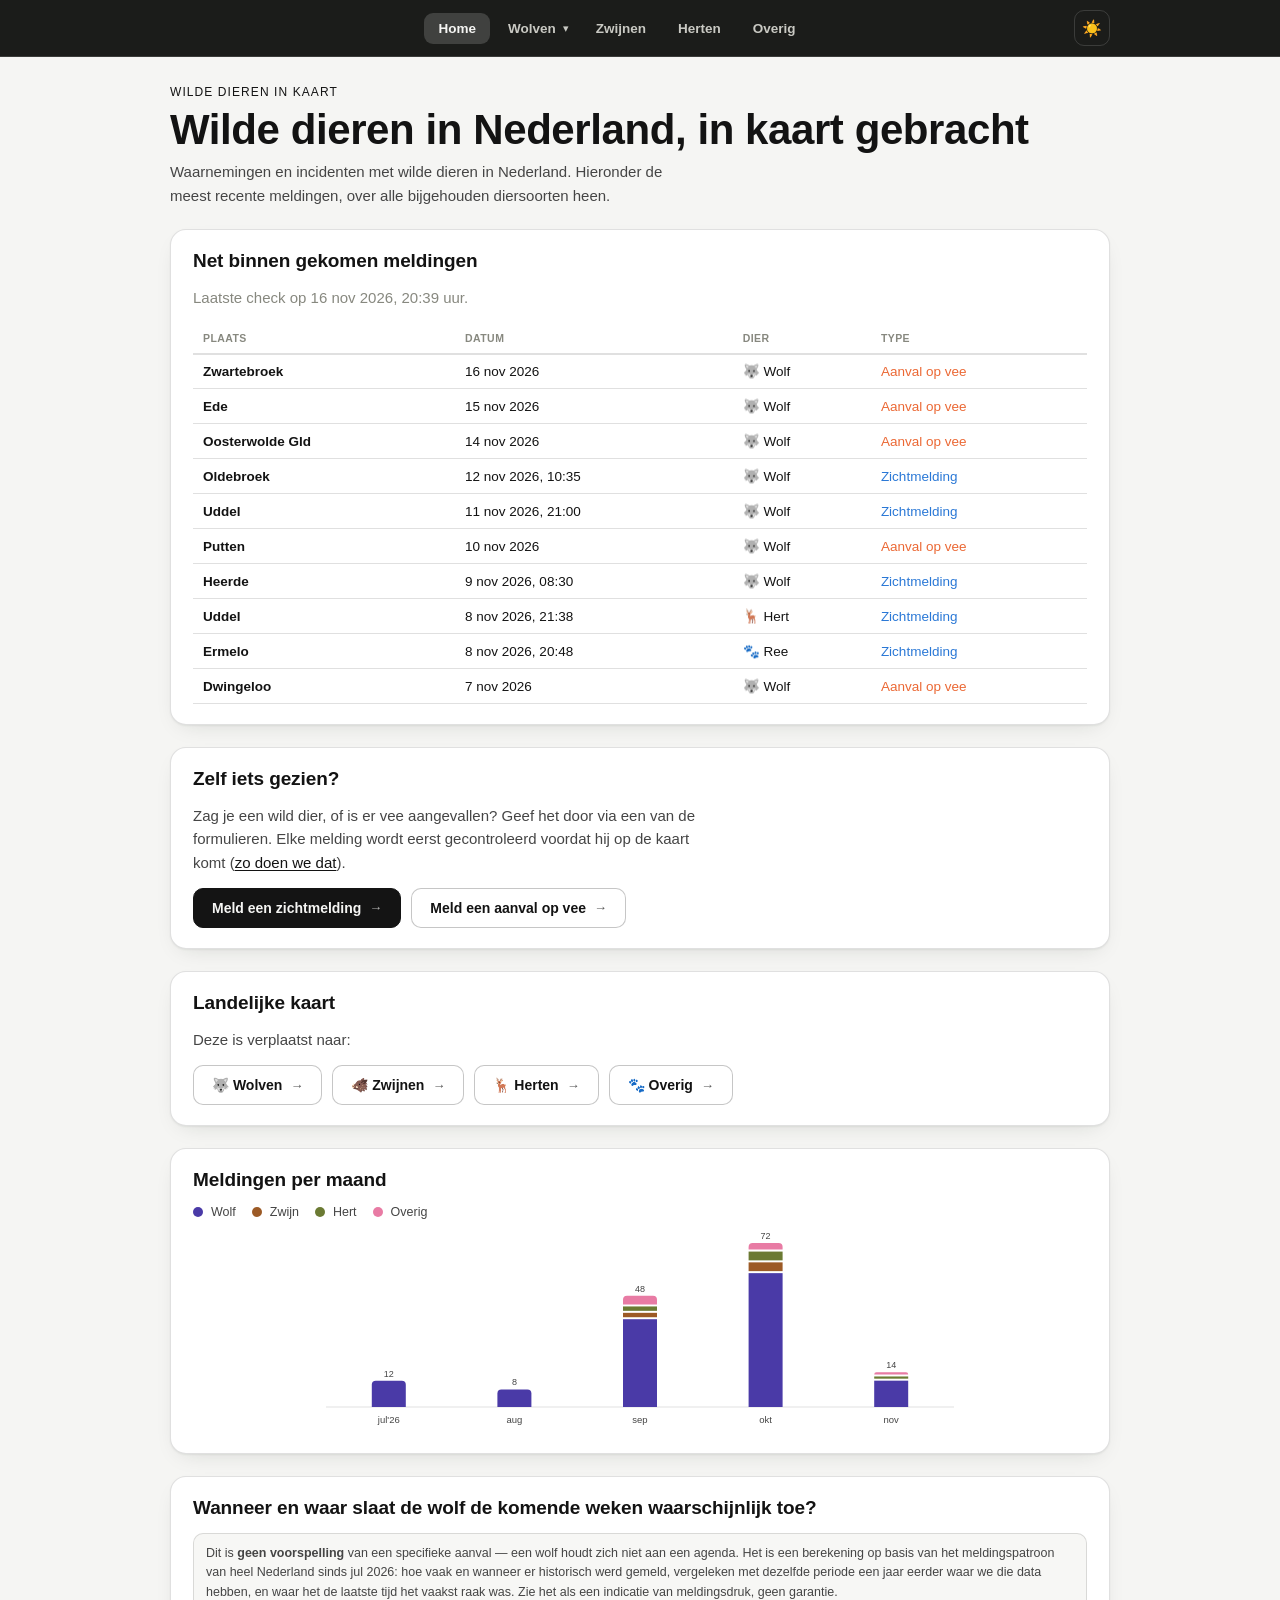
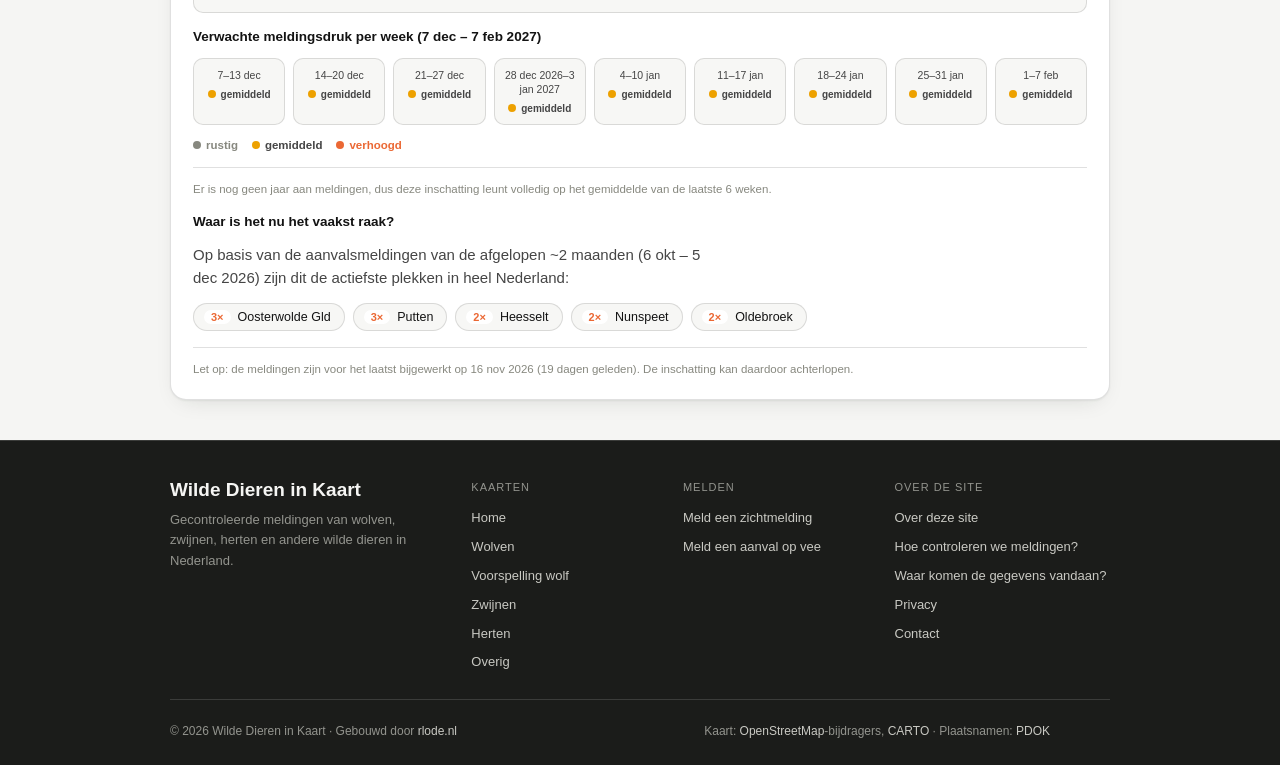
<file: index.html>
<!doctype html>
<html lang="nl">
<head>
<meta charset="utf-8">
<meta name="viewport" content="width=device-width, initial-scale=1">
<script>(function(){try{var t=localStorage.getItem('wolvenkaart-theme');if(t==='dark'||t==='light'){document.documentElement.setAttribute('data-theme',t);}}catch(e){}})();</script>
<title>Wilde Dieren in Kaart | Wolven- en zwijnenmeldingen</title>
<meta name="description" content="Gecontroleerde meldingen van wolven en zwijnen op de kaart: zichtmeldingen en aanvallen op vee, recente meldingen en een vooruitblik. Meld zelf een waarneming.">
<meta name="robots" content="index,follow,max-image-preview:large">
<link rel="canonical" href="https://wildkaart.rlode.nl/">
<meta property="og:url" content="https://wildkaart.rlode.nl/">
<meta property="og:type" content="website">
<meta property="og:site_name" content="Wilde Dieren in Kaart">
<meta property="og:title" content="Wilde Dieren in Kaart | Wolven- en zwijnenmeldingen">
<meta property="og:description" content="Gecontroleerde meldingen van wolven en zwijnen op de kaart: zichtmeldingen en aanvallen op vee, recente meldingen en een vooruitblik. Meld zelf een waarneming.">
<meta property="og:image" content="https://wildkaart.rlode.nl/assets/og-image.png">
<meta property="og:image:width" content="1200">
<meta property="og:image:height" content="630">
<meta property="og:image:alt" content="Wilde Dieren in Kaart: kaart met meldingen van wolven en zwijnen">
<meta property="og:locale" content="nl_NL">
<meta name="twitter:card" content="summary_large_image">
<meta name="twitter:title" content="Wilde Dieren in Kaart | Wolven- en zwijnenmeldingen">
<meta name="twitter:description" content="Gecontroleerde meldingen van wolven en zwijnen op de kaart: zichtmeldingen en aanvallen op vee, recente meldingen en een vooruitblik. Meld zelf een waarneming.">
<meta name="twitter:image" content="https://wildkaart.rlode.nl/assets/og-image.png">
<meta name="theme-color" content="#f5f5f3" media="(prefers-color-scheme: light)">
<meta name="theme-color" content="#121212" media="(prefers-color-scheme: dark)">
<link rel="icon" href="assets/favicon.svg" type="image/svg+xml">
<link rel="icon" href="assets/favicon-32.png" sizes="32x32" type="image/png">
<link rel="icon" href="assets/favicon-16.png" sizes="16x16" type="image/png">
<link rel="apple-touch-icon" href="assets/apple-touch-icon.png">
<script type="application/ld+json">{"@type": "WebSite", "name": "Wilde Dieren in Kaart", "url": "https://wildkaart.rlode.nl/", "inLanguage": "nl", "@context": "https://schema.org", "description": "Kaart met gecontroleerde meldingen van wolven en zwijnen in Nederland."}</script>
<link rel="stylesheet" href="assets/map-tools.css">
<link rel="stylesheet" href="assets/shell.css">
<link rel="stylesheet" href="assets/home.css">

</head>
<body>
<!-- shell:nav -->
<header class="site-header"><div class="site-header-inner">
  <nav class="navbar" aria-label="Hoofdmenu">
    <div class="nav-links">
      <button type="button" class="nav-link active" aria-current="page">Home</button>
      <div class="nav-item has-sub">
        <a href="wolven" class="nav-link">Wolven</a>
        <button type="button" class="nav-sub-toggle" aria-label="Submenu van Wolven" aria-expanded="false" aria-controls="navSub-wolven"><span aria-hidden="true">&#9662;</span></button>
        <ul class="nav-sub" id="navSub-wolven" hidden>
          <li><a href="voorspelling" class="nav-sub-link">Voorspelling</a></li>
        </ul>
      </div>
      <a href="zwijnen" class="nav-link">Zwijnen</a>
      <a href="herten" class="nav-link">Herten</a>
      <a href="overig" class="nav-link">Overig</a>
    </div>
    <button type="button" class="theme-toggle" id="themeToggle" aria-label="Wissel tussen licht en donker">
      <span class="icon-sun">&#9728;&#65039;</span><span class="icon-moon">&#127769;</span>
    </button>
  </nav>
</div></header>
<!-- /shell:nav -->
<main class="page">
  <header class="hero">
    <p class="eyebrow">Wilde Dieren in Kaart</p>
    <h1>Wilde dieren in Nederland, in kaart gebracht</h1>
    <p class="sub">Waarnemingen en incidenten met wilde dieren in Nederland. Hieronder de meest recente meldingen, over alle bijgehouden diersoorten heen.</p>
  </header>
  <noscript><div class="notice">Voor de meldingen en grafieken op deze pagina is JavaScript nodig. <!-- stat:noscript -->Laatste check op 16 nov 2026, 20:39 uur. Schakel JavaScript in voor de meldingen en grafieken.<!-- /stat:noscript --></div></noscript>

  <section class="animal-card">
    <h2 class="card-title">Net binnen gekomen meldingen</h2>
    <p class="sub" id="lastUpdateNote"><!-- stat:updated -->Laatste check op 16 nov 2026, 20:39 uur.<!-- /stat:updated --></p>
    <div class="report-table-wrap">
      <table class="report-table">
        <thead><tr><th>Plaats</th><th>Datum</th><th>Dier</th><th>Type</th></tr></thead>
        <tbody id="recentReportsBody"><!-- stat:recent --><tr><td class="rt-place" data-label="Plaats">Zwartebroek</td><td data-label="Datum">16 nov 2026</td><td data-label="Dier"><a class="rt-species" href="wolven">🐺 Wolf</a></td><td data-label="Type" class="rt-type-aanval">Aanval op vee</td></tr><tr><td class="rt-place" data-label="Plaats">Ede</td><td data-label="Datum">15 nov 2026</td><td data-label="Dier"><a class="rt-species" href="wolven">🐺 Wolf</a></td><td data-label="Type" class="rt-type-aanval">Aanval op vee</td></tr><tr><td class="rt-place" data-label="Plaats">Oosterwolde Gld</td><td data-label="Datum">14 nov 2026</td><td data-label="Dier"><a class="rt-species" href="wolven">🐺 Wolf</a></td><td data-label="Type" class="rt-type-aanval">Aanval op vee</td></tr><tr><td class="rt-place" data-label="Plaats">Oldebroek</td><td data-label="Datum">12 nov 2026, 10:35</td><td data-label="Dier"><a class="rt-species" href="wolven">🐺 Wolf</a></td><td data-label="Type" class="rt-type-zicht">Zichtmelding</td></tr><tr><td class="rt-place" data-label="Plaats">Uddel</td><td data-label="Datum">11 nov 2026, 21:00</td><td data-label="Dier"><a class="rt-species" href="wolven">🐺 Wolf</a></td><td data-label="Type" class="rt-type-zicht">Zichtmelding</td></tr><tr><td class="rt-place" data-label="Plaats">Putten</td><td data-label="Datum">10 nov 2026</td><td data-label="Dier"><a class="rt-species" href="wolven">🐺 Wolf</a></td><td data-label="Type" class="rt-type-aanval">Aanval op vee</td></tr><tr><td class="rt-place" data-label="Plaats">Heerde</td><td data-label="Datum">9 nov 2026, 08:30</td><td data-label="Dier"><a class="rt-species" href="wolven">🐺 Wolf</a></td><td data-label="Type" class="rt-type-zicht">Zichtmelding</td></tr><tr><td class="rt-place" data-label="Plaats">Uddel</td><td data-label="Datum">8 nov 2026, 21:38</td><td data-label="Dier"><a class="rt-species" href="herten">🦌 Hert</a></td><td data-label="Type" class="rt-type-zicht">Zichtmelding</td></tr><tr><td class="rt-place" data-label="Plaats">Ermelo</td><td data-label="Datum">8 nov 2026, 20:48</td><td data-label="Dier"><a class="rt-species" href="overig">🐾 Ree</a></td><td data-label="Type" class="rt-type-zicht">Zichtmelding</td></tr><tr><td class="rt-place" data-label="Plaats">Dwingeloo</td><td data-label="Datum">7 nov 2026</td><td data-label="Dier"><a class="rt-species" href="wolven">🐺 Wolf</a></td><td data-label="Type" class="rt-type-aanval">Aanval op vee</td></tr><!-- /stat:recent --></tbody>
      </table>
    </div>
  </section>

  <section class="animal-card" id="reportCta"></section>

  <section class="animal-card">
    <h2 class="card-title">Landelijke kaart</h2>
    <p class="sub">Deze is verplaatst naar:</p>
    <div class="rc-actions">
      <a class="rc-btn" href="wolven">&#128058; Wolven<span class="rc-arrow" aria-hidden="true">&#8594;</span></a>
      <a class="rc-btn" href="zwijnen">&#128023; Zwijnen<span class="rc-arrow" aria-hidden="true">&#8594;</span></a>
      <a class="rc-btn" href="herten">&#129420; Herten<span class="rc-arrow" aria-hidden="true">&#8594;</span></a>
      <a class="rc-btn" href="overig">&#128062; Overig<span class="rc-arrow" aria-hidden="true">&#8594;</span></a>
    </div>
  </section>

  <section class="animal-card">
    <h2 class="card-title">Meldingen per maand</h2>
    <div class="legend" id="chartLegend"></div>
    <div class="chart-wrap" id="monthlyChart" role="img" aria-label="Gestapelde staafdiagram van meldingen per maand, wolf en zwijn, heel Nederland"></div>
  </section>

  <section class="animal-card" id="forecastCard"></section>

</main>
<!-- shell:footer -->
<footer class="site-footer"><div class="site-footer-inner">
    <div class="footer-cols">
      <div class="footer-col footer-brand">
        <p class="fb-name">Wilde Dieren in Kaart</p>
        <p>Gecontroleerde meldingen van wolven, zwijnen, herten en andere wilde dieren in Nederland.</p>
      </div>
      <nav class="footer-col" aria-label="Kaarten">
        <h2>Kaarten</h2>
        <ul>
          <li><a href="./">Home</a></li>
          <li><a href="wolven">Wolven</a></li>
          <li><a href="voorspelling">Voorspelling wolf</a></li>
          <li><a href="zwijnen">Zwijnen</a></li>
          <li><a href="herten">Herten</a></li>
          <li><a href="overig">Overig</a></li>
        </ul>
      </nav>
      <nav class="footer-col" aria-label="Melden">
        <h2>Melden</h2>
        <ul>
          <li><a href="melden?type=zichtmelding">Meld een zichtmelding</a></li>
          <li><a href="melden?type=aanval">Meld een aanval op vee</a></li>
        </ul>
      </nav>
      <nav class="footer-col" aria-label="Over de site">
        <h2>Over de site</h2>
        <ul>
          <li><a href="over">Over deze site</a></li>
          <li><a href="over#controle">Hoe controleren we meldingen?</a></li>
          <li><a href="over#bronnen">Waar komen de gegevens vandaan?</a></li>
          <li><a href="over#privacy">Privacy</a></li>
          <li><a href="over#contact">Contact</a></li>
        </ul>
      </nav>
    </div>
    <div class="footer-bottom">
      <div>&copy; 2026 Wilde Dieren in Kaart &middot; Gebouwd door <a href="https://rlode.nl/" target="_blank" rel="noopener noreferrer">rlode.nl</a></div>
      <div>Kaart: <a href="https://www.openstreetmap.org/copyright" target="_blank" rel="noopener noreferrer">OpenStreetMap</a>-bijdragers, <a href="https://carto.com/attributions" target="_blank" rel="noopener noreferrer">CARTO</a> &middot; Plaatsnamen: <a href="https://www.pdok.nl/" target="_blank" rel="noopener noreferrer">PDOK</a></div>
    </div>
  </div></footer>
<!-- /shell:footer -->

<script src="data/wolven-data.js?v=50383ddb12"></script>
<script src="data/zwijnen-data.js?v=790836105f"></script>
<script src="data/herten-data.js?v=afa062278e"></script>
<script src="data/overig-data.js?v=7ade198641"></script>

<script src="assets/site.js"></script>
<script src="assets/home-stats.js"></script>
<script src="assets/theme.js"></script>

<script>if (window.WDK) WDK.renderReportCta(document.getElementById('reportCta'));</script>
</body>
</html>
</file>
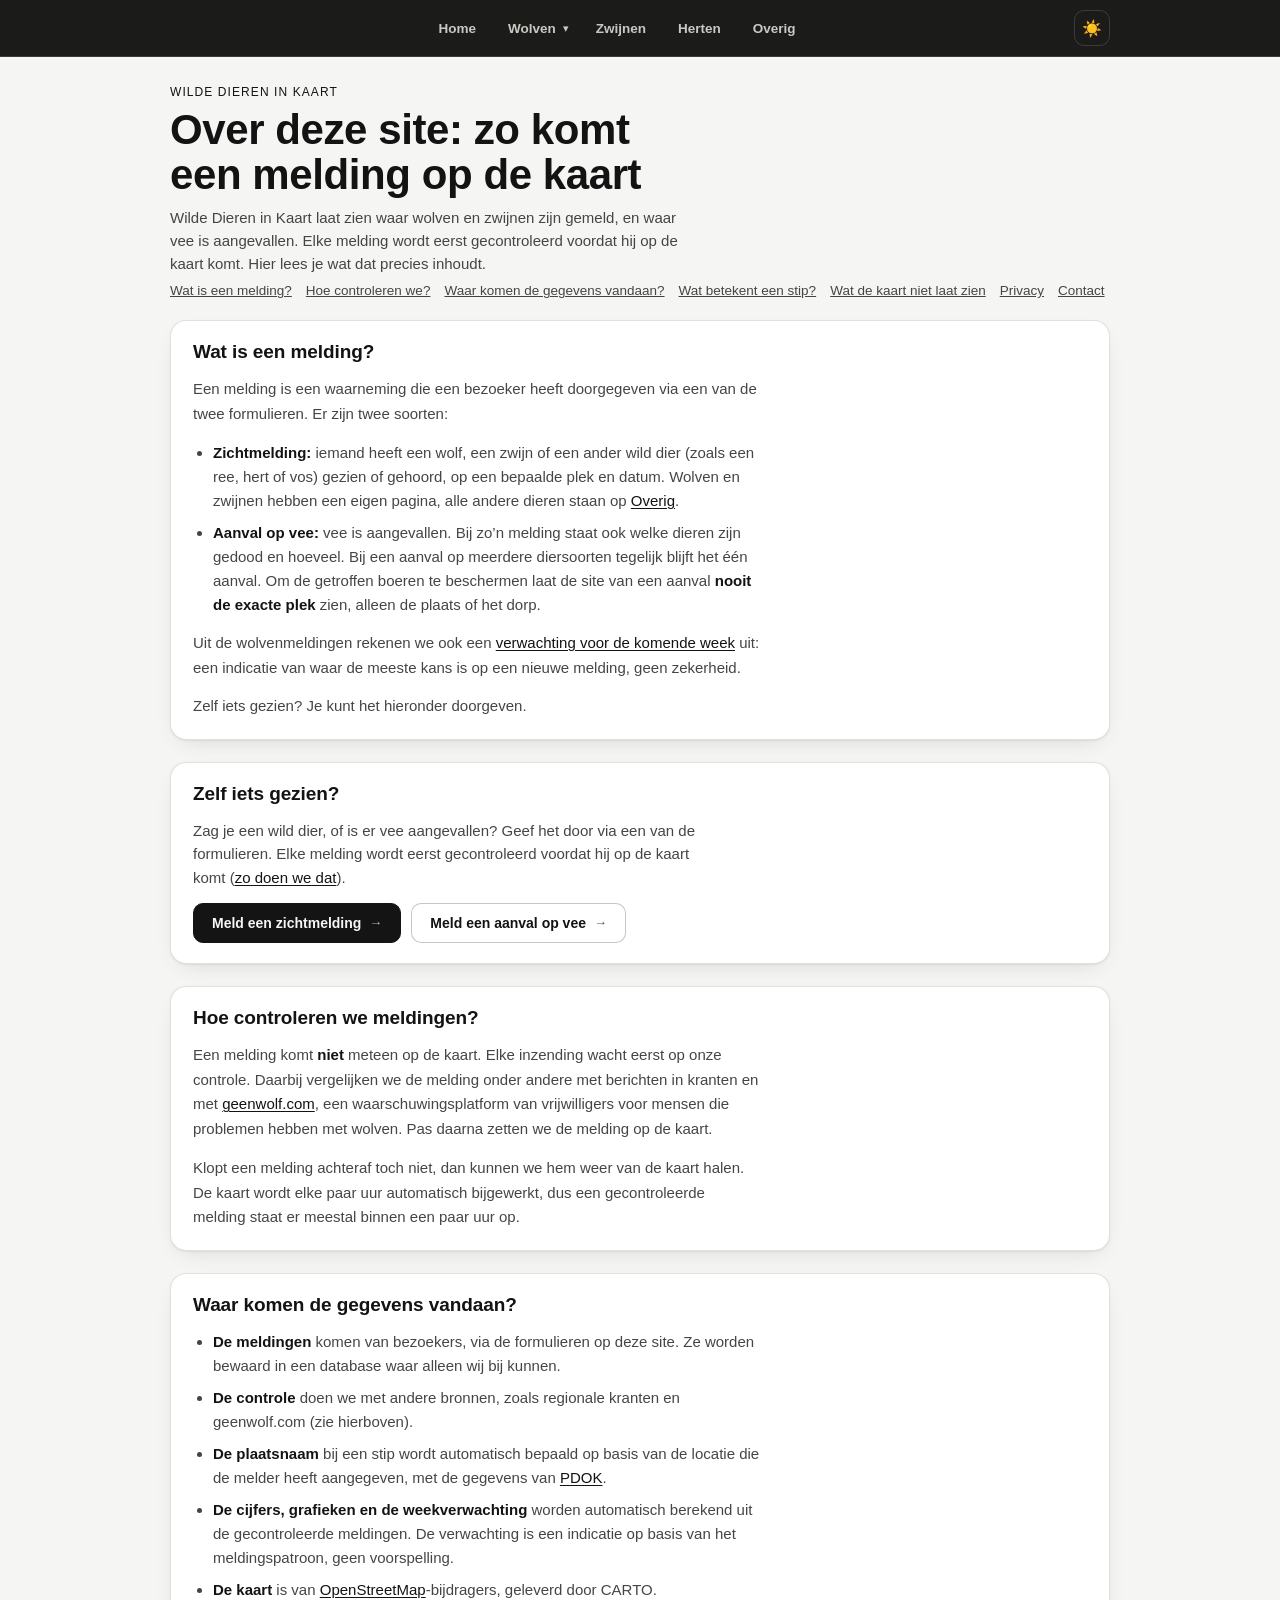
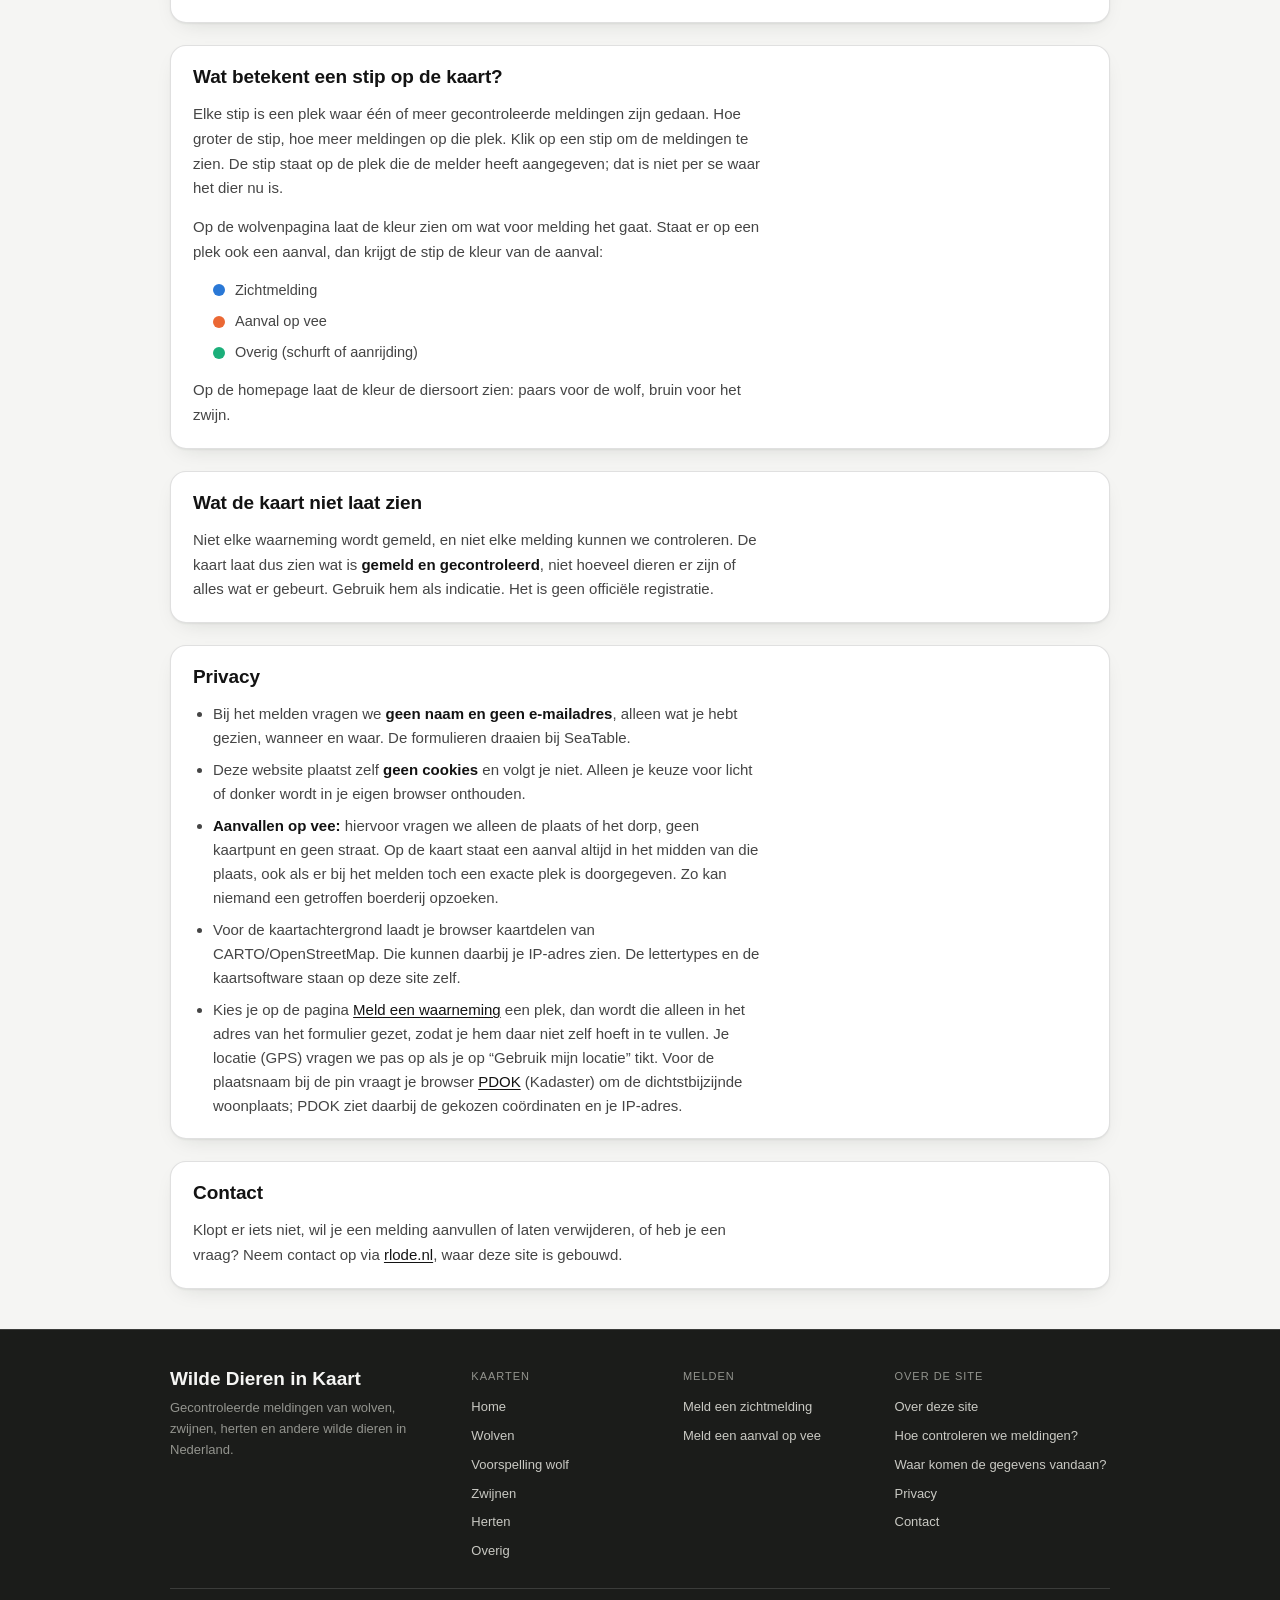
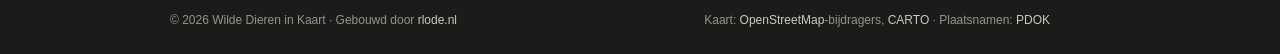
<file: over.html>
<!doctype html>
<html lang="nl">
<head>
<meta charset="utf-8">
<meta name="viewport" content="width=device-width, initial-scale=1">
<script>(function(){try{var t=localStorage.getItem('wolvenkaart-theme');if(t==='dark'||t==='light'){document.documentElement.setAttribute('data-theme',t);}}catch(e){}})();</script>
<title>Over Wilde Dieren in Kaart: zo controleren we meldingen</title>
<meta name="description" content="Hoe komt een melding op de kaart? Lees hoe we wolven- en zwijnenmeldingen controleren, waar de gegevens vandaan komen en wat een stip betekent.">
<meta name="robots" content="index,follow,max-image-preview:large">
<link rel="canonical" href="https://wildkaart.rlode.nl/over">
<meta property="og:url" content="https://wildkaart.rlode.nl/over">
<meta property="og:type" content="website">
<meta property="og:site_name" content="Wilde Dieren in Kaart">
<meta property="og:title" content="Over Wilde Dieren in Kaart: zo controleren we meldingen">
<meta property="og:description" content="Hoe komt een melding op de kaart? Lees hoe we wolven- en zwijnenmeldingen controleren, waar de gegevens vandaan komen en wat een stip betekent.">
<meta property="og:image" content="https://wildkaart.rlode.nl/assets/og-image.png">
<meta property="og:image:width" content="1200">
<meta property="og:image:height" content="630">
<meta property="og:image:alt" content="Wilde Dieren in Kaart: kaart met meldingen van wolven en zwijnen">
<meta property="og:locale" content="nl_NL">
<meta name="twitter:card" content="summary_large_image">
<meta name="twitter:title" content="Over Wilde Dieren in Kaart: zo controleren we meldingen">
<meta name="twitter:description" content="Hoe komt een melding op de kaart? Lees hoe we wolven- en zwijnenmeldingen controleren, waar de gegevens vandaan komen en wat een stip betekent.">
<meta name="twitter:image" content="https://wildkaart.rlode.nl/assets/og-image.png">
<meta name="theme-color" content="#f5f5f3" media="(prefers-color-scheme: light)">
<meta name="theme-color" content="#121212" media="(prefers-color-scheme: dark)">
<link rel="icon" href="assets/favicon.svg" type="image/svg+xml">
<link rel="icon" href="assets/favicon-32.png" sizes="32x32" type="image/png">
<link rel="icon" href="assets/favicon-16.png" sizes="16x16" type="image/png">
<link rel="apple-touch-icon" href="assets/apple-touch-icon.png">
<link rel="stylesheet" href="assets/map-tools.css">
<link rel="stylesheet" href="assets/shell.css">
<link rel="stylesheet" href="assets/text.css">
<script type="application/ld+json">{"@context": "https://schema.org", "@type": "AboutPage", "name": "Over Wilde Dieren in Kaart", "url": "https://wildkaart.rlode.nl/over", "inLanguage": "nl", "isPartOf": {"@type": "WebSite", "name": "Wilde Dieren in Kaart", "url": "https://wildkaart.rlode.nl/"}, "breadcrumb": {"@type": "BreadcrumbList", "itemListElement": [{"@type": "ListItem", "position": 1, "name": "Home", "item": "https://wildkaart.rlode.nl/"}, {"@type": "ListItem", "position": 2, "name": "Over deze site", "item": "https://wildkaart.rlode.nl/over"}]}}</script>
</head>
<body>
<!-- shell:nav -->
<header class="site-header"><div class="site-header-inner">
  <nav class="navbar" aria-label="Hoofdmenu">
    <div class="nav-links">
      <a href="./" class="nav-link">Home</a>
      <div class="nav-item has-sub">
        <a href="wolven" class="nav-link">Wolven</a>
        <button type="button" class="nav-sub-toggle" aria-label="Submenu van Wolven" aria-expanded="false" aria-controls="navSub-wolven"><span aria-hidden="true">&#9662;</span></button>
        <ul class="nav-sub" id="navSub-wolven" hidden>
          <li><a href="voorspelling" class="nav-sub-link">Voorspelling</a></li>
        </ul>
      </div>
      <a href="zwijnen" class="nav-link">Zwijnen</a>
      <a href="herten" class="nav-link">Herten</a>
      <a href="overig" class="nav-link">Overig</a>
    </div>
    <button type="button" class="theme-toggle" id="themeToggle" aria-label="Wissel tussen licht en donker">
      <span class="icon-sun">&#9728;&#65039;</span><span class="icon-moon">&#127769;</span>
    </button>
  </nav>
</div></header>
<!-- /shell:nav -->
<main class="page">
  <header class="hero">
    <p class="eyebrow">Wilde Dieren in Kaart</p>
    <h1>Over deze site: zo komt een melding op de kaart</h1>
    <p class="sub">Wilde Dieren in Kaart laat zien waar wolven en zwijnen zijn gemeld, en waar vee is aangevallen. Elke melding wordt eerst gecontroleerd voordat hij op de kaart komt. Hier lees je wat dat precies inhoudt.</p>
    <nav class="toc" aria-label="Op deze pagina">
      <a href="#wat-is-een-melding">Wat is een melding?</a>
      <a href="#controle">Hoe controleren we?</a>
      <a href="#bronnen">Waar komen de gegevens vandaan?</a>
      <a href="#stip">Wat betekent een stip?</a>
      <a href="#grenzen">Wat de kaart niet laat zien</a>
      <a href="#privacy">Privacy</a>
      <a href="#contact">Contact</a>
    </nav>
  </header>

  <section class="animal-card prose" id="wat-is-een-melding">
    <h2 class="card-title">Wat is een melding?</h2>
    <p>Een melding is een waarneming die een bezoeker heeft doorgegeven via een van de twee formulieren. Er zijn twee soorten:</p>
    <ul>
      <li><b>Zichtmelding:</b> iemand heeft een wolf, een zwijn of een ander wild dier (zoals een ree, hert of vos) gezien of gehoord, op een bepaalde plek en datum. Wolven en zwijnen hebben een eigen pagina, alle andere dieren staan op <a href="overig">Overig</a>.</li>
      <li><b>Aanval op vee:</b> vee is aangevallen. Bij zo&rsquo;n melding staat ook welke dieren zijn gedood en hoeveel. Bij een aanval op meerdere diersoorten tegelijk blijft het &eacute;&eacute;n aanval. Om de getroffen boeren te beschermen laat de site van een aanval <b>nooit de exacte plek</b> zien, alleen de plaats of het dorp.</li>
    </ul>
    <p>Uit de wolvenmeldingen rekenen we ook een <a href="voorspelling">verwachting voor de komende week</a> uit: een indicatie van waar de meeste kans is op een nieuwe melding, geen zekerheid.</p>
    <p>Zelf iets gezien? Je kunt het hieronder doorgeven.</p>
  </section>

  <section class="animal-card" id="reportCta"></section>

  <section class="animal-card prose" id="controle">
    <h2 class="card-title">Hoe controleren we meldingen?</h2>
    <p>Een melding komt <b>niet</b> meteen op de kaart. Elke inzending wacht eerst op onze controle. Daarbij vergelijken we de melding onder andere met berichten in kranten en met <a href="https://geenwolf.com" target="_blank" rel="noopener noreferrer">geenwolf.com</a>, een waarschuwingsplatform van vrijwilligers voor mensen die problemen hebben met wolven. Pas daarna zetten we de melding op de kaart.</p>
    <p>Klopt een melding achteraf toch niet, dan kunnen we hem weer van de kaart halen. De kaart wordt elke paar uur automatisch bijgewerkt, dus een gecontroleerde melding staat er meestal binnen een paar uur op.</p>
  </section>

  <section class="animal-card prose" id="bronnen">
    <h2 class="card-title">Waar komen de gegevens vandaan?</h2>
    <ul>
      <li><b>De meldingen</b> komen van bezoekers, via de formulieren op deze site. Ze worden bewaard in een database waar alleen wij bij kunnen.</li>
      <li><b>De controle</b> doen we met andere bronnen, zoals regionale kranten en geenwolf.com (zie hierboven).</li>
      <li><b>De plaatsnaam</b> bij een stip wordt automatisch bepaald op basis van de locatie die de melder heeft aangegeven, met de gegevens van <a href="https://www.pdok.nl/" target="_blank" rel="noopener noreferrer">PDOK</a>.</li>
      <li><b>De cijfers, grafieken en de weekverwachting</b> worden automatisch berekend uit de gecontroleerde meldingen. De verwachting is een indicatie op basis van het meldingspatroon, geen voorspelling.</li>
      <li><b>De kaart</b> is van <a href="https://www.openstreetmap.org/copyright" target="_blank" rel="noopener noreferrer">OpenStreetMap</a>-bijdragers, geleverd door CARTO.</li>
    </ul>
  </section>

  <section class="animal-card prose" id="stip">
    <h2 class="card-title">Wat betekent een stip op de kaart?</h2>
    <p>Elke stip is een plek waar &eacute;&eacute;n of meer gecontroleerde meldingen zijn gedaan. Hoe groter de stip, hoe meer meldingen op die plek. Klik op een stip om de meldingen te zien. De stip staat op de plek die de melder heeft aangegeven; dat is niet per se waar het dier nu is.</p>
    <p>Op de wolvenpagina laat de kleur zien om wat voor melding het gaat. Staat er op een plek ook een aanval, dan krijgt de stip de kleur van de aanval:</p>
    <ul class="key">
      <li><span class="swatch" style="background:var(--s-zicht)"></span>Zichtmelding</li>
      <li><span class="swatch" style="background:var(--s-aanval)"></span>Aanval op vee</li>
      <li><span class="swatch" style="background:var(--s-overig)"></span>Overig (schurft of aanrijding)</li>
    </ul>
    <p>Op de homepage laat de kleur de diersoort zien: paars voor de wolf, bruin voor het zwijn.</p>
  </section>

  <section class="animal-card prose" id="grenzen">
    <h2 class="card-title">Wat de kaart niet laat zien</h2>
    <p>Niet elke waarneming wordt gemeld, en niet elke melding kunnen we controleren. De kaart laat dus zien wat is <b>gemeld en gecontroleerd</b>, niet hoeveel dieren er zijn of alles wat er gebeurt. Gebruik hem als indicatie. Het is geen offici&euml;le registratie.</p>
  </section>

  <section class="animal-card prose" id="privacy">
    <h2 class="card-title">Privacy</h2>
    <ul>
      <li>Bij het melden vragen we <b>geen naam en geen e-mailadres</b>, alleen wat je hebt gezien, wanneer en waar. De formulieren draaien bij SeaTable.</li>
      <li>Deze website plaatst zelf <b>geen cookies</b> en volgt je niet. Alleen je keuze voor licht of donker wordt in je eigen browser onthouden.</li>
      <li><b>Aanvallen op vee:</b> hiervoor vragen we alleen de plaats of het dorp, geen kaartpunt en geen straat. Op de kaart staat een aanval altijd in het midden van die plaats, ook als er bij het melden toch een exacte plek is doorgegeven. Zo kan niemand een getroffen boerderij opzoeken.</li>
      <li>Voor de kaartachtergrond laadt je browser kaartdelen van CARTO/OpenStreetMap. Die kunnen daarbij je IP-adres zien. De lettertypes en de kaartsoftware staan op deze site zelf.</li>
      <li>Kies je op de pagina <a href="melden">Meld een waarneming</a> een plek, dan wordt die alleen in het adres van het formulier gezet, zodat je hem daar niet zelf hoeft in te vullen. Je locatie (GPS) vragen we pas op als je op &ldquo;Gebruik mijn locatie&rdquo; tikt. Voor de plaatsnaam bij de pin vraagt je browser <a href="https://www.pdok.nl/" target="_blank" rel="noopener noreferrer">PDOK</a> (Kadaster) om de dichtstbijzijnde woonplaats; PDOK ziet daarbij de gekozen co&ouml;rdinaten en je IP-adres.</li>
    </ul>
  </section>

  <section class="animal-card prose" id="contact">
    <h2 class="card-title">Contact</h2>
    <p>Klopt er iets niet, wil je een melding aanvullen of laten verwijderen, of heb je een vraag? Neem contact op via <a href="https://rlode.nl/" target="_blank" rel="noopener noreferrer">rlode.nl</a>, waar deze site is gebouwd.</p>
  </section>

</main>
<!-- shell:footer -->
<footer class="site-footer"><div class="site-footer-inner">
    <div class="footer-cols">
      <div class="footer-col footer-brand">
        <p class="fb-name">Wilde Dieren in Kaart</p>
        <p>Gecontroleerde meldingen van wolven, zwijnen, herten en andere wilde dieren in Nederland.</p>
      </div>
      <nav class="footer-col" aria-label="Kaarten">
        <h2>Kaarten</h2>
        <ul>
          <li><a href="./">Home</a></li>
          <li><a href="wolven">Wolven</a></li>
          <li><a href="voorspelling">Voorspelling wolf</a></li>
          <li><a href="zwijnen">Zwijnen</a></li>
          <li><a href="herten">Herten</a></li>
          <li><a href="overig">Overig</a></li>
        </ul>
      </nav>
      <nav class="footer-col" aria-label="Melden">
        <h2>Melden</h2>
        <ul>
          <li><a href="melden?type=zichtmelding">Meld een zichtmelding</a></li>
          <li><a href="melden?type=aanval">Meld een aanval op vee</a></li>
        </ul>
      </nav>
      <nav class="footer-col" aria-label="Over de site">
        <h2>Over de site</h2>
        <ul>
          <li><a href="over">Over deze site</a></li>
          <li><a href="over#controle">Hoe controleren we meldingen?</a></li>
          <li><a href="over#bronnen">Waar komen de gegevens vandaan?</a></li>
          <li><a href="over#privacy">Privacy</a></li>
          <li><a href="over#contact">Contact</a></li>
        </ul>
      </nav>
    </div>
    <div class="footer-bottom">
      <div>&copy; 2026 Wilde Dieren in Kaart &middot; Gebouwd door <a href="https://rlode.nl/" target="_blank" rel="noopener noreferrer">rlode.nl</a></div>
      <div>Kaart: <a href="https://www.openstreetmap.org/copyright" target="_blank" rel="noopener noreferrer">OpenStreetMap</a>-bijdragers, <a href="https://carto.com/attributions" target="_blank" rel="noopener noreferrer">CARTO</a> &middot; Plaatsnamen: <a href="https://www.pdok.nl/" target="_blank" rel="noopener noreferrer">PDOK</a></div>
    </div>
  </div></footer>
<!-- /shell:footer -->
<script src="assets/site.js"></script>
<script>if (window.WDK) WDK.renderReportCta(document.getElementById('reportCta'));</script>
<script src="assets/theme.js"></script>
</body>
</html>
</file>
<file: assets/map-tools.css>
/* Filterbalk, tijdschuif en hitte-laag (assets/map-tools.js) en de knoppen naar de meldformulieren (WDK.renderReportCta).
   Gebruikt de kleurvariabelen van de pagina's. */
/* #explorer is leeg tot WDK.mountExplorer 'm vult; zonder gereserveerde hoogte springt de kaart eronder omlaag zodra dat
   gebeurt (een layout shift). De hoogtes hieronder zijn gemeten (dichtgeklapt op mobiel, open op desktop; de homepage heeft
   een extra rij door het soortfilter en overschrijft dit in assets/home.css). */
#explorer{ min-height:208px; }
@media (max-width:640px){
  #explorer{ min-height:44px; }
}
.wdk-ex{
  display:flex;
  flex-direction:column;
  gap:10px;
  margin-bottom:10px;
  padding:12px;
  background:var(--map-surface);
  border:1px solid var(--border);
  border-radius:10px;
}
.wdk-panel{ display:block; }
.wdk-head{
  display:flex;
  align-items:center;
  gap:8px 10px;
  list-style:none;
  cursor:pointer;
  user-select:none;
}
.wdk-head::-webkit-details-marker{ display:none; }
.wdk-head::before{
  content:"";
  width:7px;
  height:7px;
  flex:none;
  border-right:2px solid var(--ink-2);
  border-bottom:2px solid var(--ink-2);
  transform:rotate(-45deg);
  transition:transform .15s;
}
.wdk-panel[open] > .wdk-head::before{ transform:rotate(45deg); }
.wdk-title{ font-weight:600; font-size:13.5px; color:var(--ink); white-space:nowrap; }
.wdk-badge{
  font-family:Arial, Helvetica, sans-serif;
  font-size:9.5px;
  font-weight:600;
  text-transform:uppercase;
  letter-spacing:.04em;
  background:var(--accent);
  color:var(--accent-ink);
  padding:2px 7px;
  border-radius:99px;
}
.wdk-badge[hidden]{ display:none; }
.wdk-head-sum{ margin-left:auto; font-size:12px; color:var(--muted); text-align:right; }
.wdk-panel[open] > .wdk-head .wdk-head-sum{ display:none; } /* open: de samenvatting staat al onderaan */
.wdk-head:focus-visible{ outline:2px solid var(--accent); outline-offset:3px; border-radius:6px; }
.wdk-body{ display:flex; flex-direction:column; gap:10px; margin-top:12px; }
.wdk-row{ display:flex; flex-wrap:wrap; align-items:center; gap:8px 12px; }
.wdk-label{
  font-family:Arial, Helvetica, sans-serif;
  font-size:10.5px;
  text-transform:uppercase;
  letter-spacing:.04em;
  color:var(--muted);
  min-width:56px;
}
.wdk-chip{
  appearance:none;
  border:1px solid var(--border-strong);
  background:var(--surface);
  color:var(--ink);
  font:inherit;
  font-family:Arial, Helvetica, sans-serif;
  font-size:12.5px;
  padding:5px 12px 5px 10px;
  border-radius:99px;
  cursor:pointer;
  display:inline-flex;
  align-items:center;
  gap:7px;
}
.wdk-chip[aria-pressed="false"]{ background:transparent; color:var(--muted); }
.wdk-chip[aria-pressed="false"] .swatch{ opacity:.35; }
.wdk-field, .wdk-check{
  display:inline-flex;
  align-items:center;
  gap:6px;
  font-size:12.5px;
  color:var(--ink-2);
}
.wdk-check{ cursor:pointer; }
.wdk-check input{ accent-color:var(--ink); margin:0; cursor:pointer; }
.wdk-date{
  font:inherit;
  font-family:Arial, Helvetica, sans-serif;
  font-size:13px;
  padding:5px 8px;
  border:1px solid var(--border-strong);
  border-radius:8px;
  background:var(--surface);
  color:var(--ink);
}
.wdk-btn{
  appearance:none;
  border:1px solid var(--border-strong);
  background:var(--surface);
  color:var(--ink);
  font:inherit;
  font-family:Arial, Helvetica, sans-serif;
  font-size:12.5px;
  font-weight:600;
  padding:5px 12px;
  border-radius:8px;
  cursor:pointer;
}
.wdk-btn:hover:not(:disabled){ background:var(--tab-bg); }
.wdk-btn:disabled{ opacity:.4; cursor:default; }
.wdk-play{
  appearance:none;
  width:34px;
  height:34px;
  flex:none;
  border:none;
  border-radius:50%;
  background:var(--accent);
  color:var(--accent-ink);
  font-size:12px;
  line-height:1;
  cursor:pointer;
  display:flex;
  align-items:center;
  justify-content:center;
}
.wdk-play:disabled{ opacity:.4; cursor:default; }
.wdk-slider{ flex:1 1 160px; min-width:120px; accent-color:var(--accent); cursor:pointer; }
.wdk-month{
  min-width:92px;
  font-family:Arial, Helvetica, sans-serif;
  font-size:12px;
  font-weight:500;
  color:var(--ink);
}
.wdk-foot{ justify-content:space-between; }
.wdk-summary{ flex:1; min-width:140px; font-size:12.5px; color:var(--ink-2); text-align:center; }
.wdk-chip:focus-visible, .wdk-btn:focus-visible, .wdk-play:focus-visible,
.wdk-date:focus-visible, .wdk-slider:focus-visible, .wdk-check input:focus-visible{ outline:2px solid var(--accent); outline-offset:2px; }
@media (max-width:640px){
  .wdk-label{ min-width:52px; }
  .wdk-summary{ order:3; flex-basis:100%; text-align:left; }
  .wdk-chip, .wdk-btn{ padding-block:8px; }
  .wdk-date{ padding-block:8px; }
}

/* Knoppen naar de meldformulieren */
.rc-actions{ display:flex; flex-wrap:wrap; gap:10px; }
.rc-btn{
  display:inline-flex;
  align-items:center;
  gap:8px;
  padding:11px 18px;
  border-radius:10px;
  border:1px solid var(--border-strong);
  background:var(--surface);
  color:var(--ink);
  font-family:Arial, Helvetica, sans-serif;
  font-size:14px;
  font-weight:600;
  text-decoration:none;
}
.rc-btn:hover{ background:var(--tab-bg); }
.rc-btn.is-primary{ background:var(--accent); color:var(--accent-ink); border-color:var(--accent); }
.rc-btn.is-primary:hover{ filter:brightness(1.15); background:var(--accent); }
.rc-btn:focus-visible{ outline:2px solid var(--accent); outline-offset:2px; }
.rc-arrow{ opacity:.7; font-size:13px; }
@media (max-width:520px){ .rc-btn{ flex:1 1 100%; justify-content:center; } }

/* Links in lopende tekst: de kleur van de pagina in plaats van het standaardblauw van de browser */
.sub a, .card-foot a, .notice a{ color:var(--ink); text-underline-offset:2px; }
.sub a:hover, .card-foot a:hover, .notice a:hover{ text-decoration-thickness:2px; }

/* Regel onder de cijfers: wat er buiten het getoonde gebied is gemeld */
.stats-note{ margin:-10px 4px 0; font-size:12.5px; line-height:1.5; color:var(--muted); }
.stats-note:empty{ display:none; }

/* Clusters op de kaart (WDK.clusterLayer in assets/map-tools.js): één bolletje met het aantal meldingen */
.wdk-cluster-icon{ background:none; border:none; }
.wdk-cluster{
  position:relative;
  width:100%;
  height:100%;
  box-sizing:border-box;
  display:flex;
  align-items:center;
  justify-content:center;
  border-radius:50%;
  border:2px solid var(--map-surface);
  background:var(--c);
  color:#fff;
  font-family:Arial, Helvetica, sans-serif;
  font-weight:600;
  font-size:13px;
  text-shadow:0 1px 2px rgba(0,0,0,.55);
  box-shadow:0 1px 4px rgba(0,0,0,.3);
  cursor:pointer;
}
.wdk-cluster::before{ content:""; position:absolute; inset:-6px; border-radius:50%; background:var(--c); opacity:.28; z-index:-1; }
.wdk-cluster-icon:focus-visible .wdk-cluster{ outline:2px solid var(--accent); outline-offset:3px; }
</file>
<file: assets/shell.css>
/* Menubalk en voettekst (staan als sjabloon in tools/build_shell.py; niet met de hand in de pagina's aanpassen).
   Beide hebben een eigen achtergrondkleur over de volle breedte; de inhoud blijft binnen 980px.
   De kleur pas je hieronder aan met --bar-bg. */
:root{
  --bar-bg:#1b1c1a;
  --bar-ink:#f5f5f3;
  --bar-ink-2:#c9c9c3;
  --bar-muted:#93948e;
  --bar-border:rgba(255,255,255,.14);
  --bar-hover:rgba(255,255,255,.10);
  --bar-active:rgba(255,255,255,.16);
}
@media (prefers-color-scheme: dark){
  :root:not([data-theme="light"]){ --bar-bg:#070707; }
}
:root[data-theme="dark"]{ --bar-bg:#070707; }

/* de balken lopen tot de rand van het scherm, dus geen standaardmarge van de browser */
body{ margin:0; }

/* ---------------------------------------------------------------- menubalk */
.site-header{ background:var(--bar-bg); border-bottom:1px solid var(--bar-border); }
.site-header-inner{ max-width:980px; margin:0 auto; padding:10px 20px; }
.site-header .navbar{ margin:0; }
.site-header .nav-link{ color:var(--bar-ink-2); }
.site-header .nav-link:not(.is-soon):not(.active):hover{ background:var(--bar-hover); color:var(--bar-ink); }
.site-header .nav-link.active{ background:var(--bar-active); color:var(--bar-ink); }
.site-header .nav-link.is-soon{ color:var(--bar-muted); }
.site-header .nav-link .soon-tag{ background:var(--bar-hover); color:var(--bar-muted); }
.site-header .theme-toggle{ background:transparent; border-color:var(--bar-border); color:var(--bar-ink); }
.site-header .theme-toggle:hover{ background:var(--bar-hover); }
.site-header .nav-link:focus-visible,
.site-header .theme-toggle:focus-visible{ outline:2px solid var(--bar-ink); outline-offset:2px; }

/* submenu onder een hoofditem (nu: Wolven > Voorspelling). Het uitklapmenu staat 'fixed' en wordt door assets/theme.js onder het
   item gezet, zodat het ook op een telefoon niet wordt afgeknipt door het scrollende menu. */
.site-header .nav-item{ position:relative; display:flex; align-items:center; border-radius:9px; flex:none; }
.site-header .nav-item:hover,
.site-header .nav-item.open{ background:var(--bar-hover); }
.site-header .nav-item.active{ background:var(--bar-active); }
.site-header .nav-item .nav-link,
.site-header .nav-item .nav-link.active,
.site-header .nav-item .nav-link:not(.is-soon):not(.active):hover{ background:transparent; }
.site-header .nav-item .nav-link{ padding-right:4px; }
.site-header .nav-item.active .nav-link{ color:var(--bar-ink); }
.site-header .nav-sub-toggle{
  appearance:none; border:none; background:transparent; cursor:pointer;
  color:var(--bar-ink-2); font-size:11px; line-height:1; padding:10px 9px 10px 3px; border-radius:0 9px 9px 0;
}
.site-header .nav-item:hover .nav-sub-toggle,
.site-header .nav-item.active .nav-sub-toggle{ color:var(--bar-ink); }
.site-header .nav-sub-toggle span{ display:inline-block; transition:transform .15s; }
.site-header .nav-item.open .nav-sub-toggle span{ transform:rotate(180deg); }
.site-header .nav-sub-toggle:focus-visible,
.site-header .nav-sub-link:focus-visible{ outline:2px solid var(--bar-ink); outline-offset:2px; }
.site-header .nav-sub{
  position:fixed; z-index:1000; margin:0; padding:6px; list-style:none; min-width:150px;
  background:var(--bar-bg); border:1px solid var(--bar-border); border-radius:10px; box-shadow:0 8px 24px rgba(0,0,0,.35);
}
.site-header .nav-sub[hidden]{ display:none; }
.site-header .nav-sub-link{
  display:block; padding:8px 12px; border-radius:7px; white-space:nowrap; text-decoration:none;
  font-family:Arial, Helvetica, sans-serif; font-weight:600; font-size:13.5px; color:var(--bar-ink-2);
}
.site-header .nav-sub-link:hover{ background:var(--bar-hover); color:var(--bar-ink); }
.site-header .nav-sub-link[aria-current="page"]{ background:var(--bar-active); color:var(--bar-ink); }
@media (max-width:520px){
  .site-header .nav-item .nav-link{ padding-right:3px; }
  .site-header .nav-sub-toggle{ padding-right:7px; }
}

/* ---------------------------------------------------------------- voettekst */
footer.site-footer{
  display:block;
  margin:0;
  padding:0;
  background:var(--bar-bg);
  color:var(--bar-muted);
  border-top:1px solid var(--bar-border);
  font-size:13px;
  line-height:1.6;
}
.site-footer-inner{ max-width:980px; margin:0 auto; padding:38px 20px 24px; display:flex; flex-direction:column; gap:26px; }
.site-footer a{ color:var(--bar-ink-2); text-decoration:none; }
.site-footer a:hover{ color:var(--bar-ink); text-decoration:underline; text-underline-offset:3px; }
.site-footer a:focus-visible{ outline:2px solid var(--bar-ink); outline-offset:2px; border-radius:3px; }

.footer-cols{ display:grid; grid-template-columns:1.5fr 1fr 1fr 1.2fr; gap:28px 32px; }
.footer-col h2{
  margin:0 0 12px;
  font-family:Arial, Helvetica, sans-serif;
  font-size:11px;
  font-weight:500;
  letter-spacing:.09em;
  text-transform:uppercase;
  color:var(--bar-muted);
}
.footer-col ul{ list-style:none; margin:0; padding:0; display:flex; flex-direction:column; gap:8px; }
.footer-brand .fb-name{ margin:0 0 8px; font-family:Arial, Helvetica, sans-serif; font-weight:600; font-size:19px; line-height:1.2; color:var(--bar-ink); }
.footer-brand p{ margin:0; max-width:34ch; }

.footer-notes{ display:flex; flex-direction:column; gap:6px; padding-top:22px; border-top:1px solid var(--bar-border); font-size:12px; }
.footer-notes > div:empty{ display:none; }

.footer-bottom{
  display:flex;
  flex-wrap:wrap;
  justify-content:space-between;
  gap:6px 28px;
  padding-top:22px;
  padding-right:60px; /* ruimte voor de knop "naar boven", die rechtsonder over de pagina zweeft */
  border-top:1px solid var(--bar-border);
  font-size:12px;
}

@media (max-width:760px){
  .footer-cols{ grid-template-columns:1fr 1fr; }
  .footer-brand{ grid-column:1 / -1; }
  .footer-col:last-child{ grid-column:1 / -1; } /* "Over de site" heeft lange links: de volle breedte */
  .site-footer-inner{ padding-top:30px; }
}
</file>
<file: assets/home.css>
/* Opmaak van de homepage (index.html). */
  :root{
    color-scheme: light;
    --bg:#f5f5f3;
    --surface:#ffffff;
    --map-surface:#f7f7f5;
    --ink:#131313;
    --ink-2:#454545;
    --muted:#87887f;
    --border:rgba(17,17,17,.13);
    --border-strong:rgba(17,17,17,.24);
    --accent:#141414;
    --accent-ink:#f5f5f3;
    --grid:#e4e4e1;
    --land:#ececea;
    --water:#dde7ea;
    --tab-bg:#e7e7e4;
    --s-zicht:#2a78d6;
    --s-aanval:#eb6834;
    --s-overig:#1baf7a;
    --pal-1:#2a78d6;
    --pal-2:#eb6834;
    --pal-3:#1baf7a;
    --pal-4:#eda100;
    --pal-5:#e87ba4;
    --pal-6:#008300;
    --pal-7:#4a3aa7;
    --species-zwijn:#9c5a26;
    --species-hert:#6b7a33;
    --shadow: 0 1px 2px rgba(21,32,24,.06), 0 8px 24px -12px rgba(21,32,24,.18);
  }
  @media (prefers-color-scheme: dark){
    :root:not([data-theme="light"]){
      color-scheme: dark;
      --bg:#121212;
      --surface:#1c1c1c;
      --map-surface:#161616;
      --ink:#f2f2f0;
      --ink-2:#bdbdbd;
      --muted:#8a8a86;
      --border:rgba(255,255,255,.13);
      --border-strong:rgba(255,255,255,.24);
      --accent:#e8e8e8;
      --accent-ink:#121212;
      --grid:#2a2a2a;
      --land:#242424;
      --water:#132229;
      --tab-bg:#232323;
      --s-zicht:#3987e5;
      --s-aanval:#d95926;
      --s-overig:#199e70;
      --pal-1:#3987e5;
      --pal-2:#d95926;
      --pal-3:#199e70;
      --pal-4:#c98500;
      --pal-5:#d55181;
      --pal-6:#008300;
      --pal-7:#9085e9;
    --species-zwijn:#c07f3f;
      --species-hert:#a3b568;
      --shadow: 0 1px 2px rgba(0,0,0,.3), 0 8px 28px -12px rgba(0,0,0,.55);
    }
  }
  :root[data-theme="dark"]{
    color-scheme: dark;
    --bg:#121212;
    --surface:#1c1c1c;
    --map-surface:#161616;
    --ink:#f2f2f0;
    --ink-2:#bdbdbd;
    --muted:#8a8a86;
    --border:rgba(255,255,255,.13);
    --border-strong:rgba(255,255,255,.24);
    --accent:#e8e8e8;
    --accent-ink:#121212;
    --grid:#2a2a2a;
    --land:#242424;
    --water:#132229;
    --tab-bg:#232323;
    --s-zicht:#3987e5;
    --s-aanval:#d95926;
    --s-overig:#199e70;
    --pal-1:#3987e5;
    --pal-2:#d95926;
    --pal-3:#199e70;
    --pal-4:#c98500;
    --pal-5:#d55181;
    --pal-6:#008300;
    --pal-7:#9085e9;
    --species-zwijn:#c07f3f;
    --species-hert:#a3b568;
    --shadow: 0 1px 2px rgba(0,0,0,.3), 0 8px 28px -12px rgba(0,0,0,.55);
  }

  *{box-sizing:border-box;}
  body{
    background:var(--bg);
    color:var(--ink);
    font-family:Arial, Helvetica, sans-serif;
  }
  .page{
    max-width:980px;
    margin:0 auto;
    padding-inline:20px;
    padding-block: 28px 40px;
    display:flex;
    flex-direction:column;
    gap:22px;
  }
  .navbar{
    display:flex;
    align-items:center;
    gap:10px;
    margin-bottom:-6px;
  }
  .nav-links{
    flex:1;
    display:flex;
    justify-content:center;
    gap:4px;
    flex-wrap:wrap;
  }
  .nav-link{
    appearance:none;
    border:none;
    background:transparent;
    font:inherit;
    font-family:Arial, Helvetica, sans-serif;
    font-weight:600;
    font-size:13.5px;
    color:var(--ink-2);
    padding:8px 14px;
    border-radius:9px;
    cursor:pointer;
    display:flex;
    align-items:center;
    gap:6px;
    white-space:nowrap;
    text-decoration:none;
  }
  .nav-link.active{ background:var(--tab-bg); color:var(--ink); }
  .nav-link:not(.is-soon):not(.active):hover{ background:var(--tab-bg); }
  .nav-link.is-soon{ color:var(--muted); cursor:default; opacity:.75; }
  .nav-link .soon-tag{
    font-family:Arial, Helvetica, sans-serif;
    font-size:9px;
    font-weight:600;
    text-transform:uppercase;
    letter-spacing:.04em;
    background:var(--grid);
    color:var(--muted);
    padding:2px 6px;
    border-radius:99px;
  }
  .theme-toggle{
    appearance:none;
    border:1px solid var(--border);
    background:var(--surface);
    color:var(--ink);
    width:36px;
    height:36px;
    border-radius:10px;
    cursor:pointer;
    display:flex;
    align-items:center;
    justify-content:center;
    font-size:16px;
    flex:none;
  }
  .theme-toggle:hover{ background:var(--tab-bg); }
  .theme-toggle:focus-visible{ outline:2px solid var(--accent); outline-offset:2px; }
  .theme-toggle .icon-moon{ display:none; }
  @media (prefers-color-scheme: dark){
    :root:not([data-theme="light"]) .theme-toggle .icon-moon{ display:inline; }
    :root:not([data-theme="light"]) .theme-toggle .icon-sun{ display:none; }
  }
  :root[data-theme="dark"] .theme-toggle .icon-moon{ display:inline; }
  :root[data-theme="dark"] .theme-toggle .icon-sun{ display:none; }
  @media (max-width:520px){
    .nav-link{ padding:7px 9px; font-size:12.5px; }
    .nav-link .soon-tag{ display:none; }
    .nav-links{
      flex-wrap:nowrap;
      justify-content:flex-start;
      overflow-x:auto;
      -webkit-overflow-scrolling:touch;
      scrollbar-width:none;
      min-width:0;
    }
    .nav-links::-webkit-scrollbar{ display:none; }
  }

  .hero{ display:flex; flex-direction:column; gap:8px; }
  .eyebrow{
    font-family:Arial, Helvetica, sans-serif;
    font-size:12px;
    letter-spacing:.09em;
    text-transform:uppercase;
    color:var(--accent);
    margin:0;
  }
  h1{
    font-family:Arial, Helvetica, sans-serif;
    font-weight:600;
    font-size:clamp(28px, 5vw, 42px);
    line-height:1.08;
    margin:0;
    text-wrap:balance;
    letter-spacing:-.01em;
  }
  .sub{
    margin:0;
    max-width:62ch;
    color:var(--ink-2);
    font-size:15px;
    line-height:1.55;
  }
  .sub b{ color:var(--ink); font-weight:600; }

  .map-search{ position:relative; margin-bottom:10px; }
  .search-input{
    width:100%;
    font:inherit;
    font-family:Arial, Helvetica, sans-serif;
    font-size:16px;
    padding:12px 14px;
    border-radius:10px;
    border:1px solid var(--border);
    background:var(--map-surface);
    color:var(--ink);
  }
  .search-input:focus{ outline:2px solid var(--accent); outline-offset:1px; }
  .search-input::placeholder{ color:var(--muted); }
  .search-results{
    position:absolute;
    top:calc(100% + 4px);
    left:0; right:0;
    background:var(--surface);
    border:1px solid var(--border);
    border-radius:10px;
    box-shadow:var(--shadow);
    max-height:280px;
    overflow-y:auto;
    z-index:6;
  }
  .search-item{
    display:flex;
    flex-direction:column;
    gap:2px;
    padding:9px 14px;
    cursor:pointer;
    border-bottom:1px solid var(--border);
  }
  .search-item:last-child{ border-bottom:none; }
  .search-item:hover, .search-item.active{ background:var(--tab-bg); }
  .search-item .si-name{ font-size:13.5px; font-weight:600; color:var(--ink); }
  .search-item .si-meta{ font-size:11.5px; color:var(--muted); }
  .search-empty{ padding:11px 14px; font-size:12.5px; color:var(--muted); }
  .map-wrap{
    position:relative;
    border-radius:10px;
    overflow:hidden;
    background:var(--water);
    border:1px solid var(--border);
  }
  .zoom-controls{
    position:absolute;
    right:10px;
    bottom:10px;
    z-index:6;
    display:flex;
    flex-direction:column;
    gap:1px;
    background:var(--border);
    border:1px solid var(--border);
    border-radius:9px;
    overflow:hidden;
    box-shadow:var(--shadow);
  }
  .zoom-controls button{
    appearance:none;
    border:none;
    background:var(--surface);
    color:var(--ink);
    width:30px;
    height:30px;
    font-size:16px;
    line-height:1;
    cursor:pointer;
    display:flex;
    align-items:center;
    justify-content:center;
    font-family:Arial, Helvetica, sans-serif;
  }
  .zoom-controls button:hover{ background:var(--tab-bg); }
  .zoom-controls button:focus-visible{ outline:2px solid var(--accent); outline-offset:-2px; }
  .map-foot{
    display:flex;
    justify-content:space-between;
    align-items:center;
    gap:12px;
    flex-wrap:wrap;
    padding:10px 4px 6px;
  }

  .legend{
    display:flex;
    flex-wrap:wrap;
    gap:16px;
    align-items:center;
    font-size:12.5px;
    color:var(--ink-2);
  }
  .legend-group{ display:flex; align-items:center; gap:8px; }
  .swatch{ width:10px; height:10px; border-radius:50%; display:inline-block; flex:none; }

  .chart-wrap{ width:100%; height:200px; }
  .chart-wrap svg{ width:100%; height:100%; display:block; overflow:visible; }
  .chart-wrap text{ fill:var(--ink-2); font-family:Arial, Helvetica, sans-serif; }
  .chart-wrap .chart-bar{ transition:opacity .15s; }
  .chart-wrap .chart-bar:hover{ opacity:.8; }

  .animal-card{
    background:var(--surface);
    border:1px solid var(--border);
    border-radius:16px;
    box-shadow:var(--shadow);
    padding:20px 22px;
    display:flex;
    flex-direction:column;
    gap:14px;
  }
  .card-title{
    font-family:Arial, Helvetica, sans-serif;
    font-weight:600;
    font-size:19px;
    margin:0;
    letter-spacing:-.005em;
  }
  .map-wrap{ height:460px; }
  @media (max-width:640px){ .map-wrap{ height:360px; } }
  #nlMap{ width:100%; height:100%; background:var(--water); }
  .leaflet-container{ position:relative; z-index:0; font-family:Arial, Helvetica, sans-serif; background:var(--water); }
  .leaflet-control-attribution{ font-size:10px; background:rgba(255,255,255,.75); }
  .leaflet-control-zoom{ display:none; }
  .leaflet-popup-content-wrapper{
    background:var(--ink);
    color:var(--bg);
    border-radius:10px;
    box-shadow:0 10px 30px -8px rgba(0,0,0,.45);
  }
  .leaflet-popup-content{ margin:8px 10px; font-size:12.5px; line-height:1.4; font-weight:600; }
  .leaflet-popup-tip{ background:var(--ink); }
  .leaflet-popup-close-button{ color:var(--bg) !important; opacity:.7; }
  .leaflet-popup-close-button:hover{ opacity:1; }
  .tt-name{ font-family:Arial, Helvetica, sans-serif; font-weight:700; font-size:13.5px; margin-bottom:3px; }
  .exact-badge{ color:var(--muted); font-weight:700; margin-left:4px; font-size:.85em; }
  .tt-row{ display:flex; justify-content:space-between; gap:10px; font-family:Arial, Helvetica, sans-serif; font-size:11px; font-weight:500; opacity:.92; }
  .tt-dates{ margin-top:6px; padding-top:6px; border-top:1px solid rgba(255,255,255,.18); font-family:Arial, Helvetica, sans-serif; font-size:10.5px; font-weight:500; opacity:.85; }
  .tt-dates div.date-row{ white-space:nowrap; }
  .tt-dates a{ color:var(--bg); }

  .card-foot{
    font-size:11.5px;
    color:var(--muted);
    line-height:1.6;
    border-top:1px solid var(--border);
    padding-top:12px;
    margin-top:2px;
  }
  .card-foot a{ color:var(--ink-2); }
  .notice{
    font-size:12.5px;
    color:var(--ink-2);
    line-height:1.55;
    background:var(--map-surface);
    border:1px solid var(--border);
    border-radius:10px;
    padding:10px 12px;
  }
  .sub-h{
    font-family:Arial, Helvetica, sans-serif;
    font-weight:600;
    font-size:13.5px;
    color:var(--ink);
    margin:2px 0 0;
  }
  .week-strip{
    display:grid;
    grid-template-columns:repeat(auto-fill, minmax(92px, 1fr));
    gap:8px;
  }
  .week-card{
    background:var(--map-surface);
    border:1px solid var(--border);
    border-radius:10px;
    padding:10px 6px;
    display:flex;
    flex-direction:column;
    align-items:center;
    gap:6px;
    text-align:center;
  }
  .week-range{
    font-family:Arial, Helvetica, sans-serif;
    font-size:10.5px;
    color:var(--ink-2);
    line-height:1.3;
  }
  .week-badge{ display:flex; align-items:center; gap:5px; font-size:10px; font-weight:600; color:var(--muted); }
  .week-badge .dot{ width:8px; height:8px; border-radius:50%; flex:none; }
  .lvl-rustig .dot{ background:var(--muted); }
  .lvl-gemiddeld .dot{ background:var(--pal-4); }
  .lvl-verhoogd .dot{ background:var(--s-aanval); }
  .lvl-verhoogd.week-badge{ color:var(--s-aanval); }
  .lvl-gemiddeld.week-badge{ color:var(--ink-2); }
  .level-legend{ display:flex; flex-wrap:wrap; gap:14px; font-size:11.5px; color:var(--muted); }
  .level-legend .week-badge{ font-size:11.5px; }
  .hotspot-list{ display:flex; flex-wrap:wrap; gap:8px; }
  .hotspot-chip{
    display:flex;
    align-items:center;
    gap:7px;
    background:var(--map-surface);
    border:1px solid var(--border);
    border-radius:99px;
    padding:6px 13px 6px 10px;
    font-size:12.5px;
    color:var(--ink);
  }
  .hotspot-chip .hc-n{
    font-family:Arial, Helvetica, sans-serif;
    font-size:11px;
    font-weight:600;
    color:var(--s-aanval);
    background:var(--surface);
    border-radius:99px;
    padding:1px 7px;
  }
  @media (max-width:640px){
    .zoom-controls button{ width:38px; height:38px; font-size:18px; }
    .search-item{ padding:11px 14px; }
    .week-strip{ grid-template-columns:repeat(3, 1fr); }
  }
  @media (max-width:360px){
    .week-strip{ grid-template-columns:repeat(2, 1fr); }
  }

  footer{
    display:flex;
    flex-direction:column;
    gap:6px;
    font-size:12px;
    color:var(--muted);
    line-height:1.6;
    border-top:1px solid var(--border);
    padding-top:16px;
  }
  footer a{ color:var(--ink-2); }

  @media (max-width:640px){
    h1{ font-size:26px; }
  }
  table.report-table{
    width:100%;
    border-collapse:collapse;
    font-size:13.5px;
  }
  table.report-table th, table.report-table td{
    text-align:left;
    padding:9px 10px;
    border-bottom:1px solid var(--border);
  }
  table.report-table th{
    font-family:Arial, Helvetica, sans-serif;
    font-size:10.5px;
    text-transform:uppercase;
    letter-spacing:.04em;
    color:var(--muted);
    font-weight:600;
  }
  /* het venster toont ongeveer tien meldingen; scroll voor de rest (tot 25). De kopregel blijft bovenaan staan. */
  table.report-table thead th{ box-shadow:0 1px 0 var(--border); }
  table.report-table td.rt-place{ font-weight:600; color:var(--ink); }
  table.report-table tbody tr:hover{ background:var(--tab-bg); }
  table.report-table a.rt-species{ color:inherit; text-decoration:none; display:inline-flex; align-items:center; gap:5px; }
  table.report-table a.rt-species:hover{ text-decoration:underline; }
  table.report-table td.rt-type-zicht{ color:var(--s-zicht); }
  table.report-table td.rt-type-aanval{ color:var(--s-aanval); }
  #lastUpdateNote{ color:var(--muted); }
  @media (max-width:640px){
    table.report-table thead{ display:none; }
    table.report-table, table.report-table tbody, table.report-table tr, table.report-table td{ display:block; width:100%; }
    table.report-table tr{
      border:1px solid var(--border);
      border-radius:10px;
      padding:10px 12px;
      margin-bottom:8px;
    }
    table.report-table td{
      display:flex;
      justify-content:space-between;
      align-items:center;
      gap:10px;
      padding:5px 0;
      border-bottom:none;
      font-size:13px;
    }
    table.report-table td::before{
      content: attr(data-label);
      font-family:Arial, Helvetica, sans-serif;
      font-size:10px;
      text-transform:uppercase;
      letter-spacing:.04em;
      color:var(--muted);
      flex:none;
    }
    table.report-table td.rt-place{ order:-1; padding-top:0; }
    table.report-table td.rt-place::before{ display:none; }
    table.report-table td.rt-place{ font-size:14.5px; }
  }
</file>
<file: assets/text.css>
/* Opmaak van de tekstpagina's: over.html en 404.html. */
:root{
    color-scheme: light;
    --bg:#f5f5f3;
    --surface:#ffffff;
    --map-surface:#f7f7f5;
    --ink:#131313;
    --ink-2:#454545;
    --muted:#87887f;
    --border:rgba(17,17,17,.13);
    --border-strong:rgba(17,17,17,.24);
    --accent:#141414;
    --accent-ink:#f5f5f3;
    --grid:#e4e4e1;
    --land:#ececea;
    --water:#dde7ea;
    --tab-bg:#e7e7e4;
    --s-zicht:#2a78d6;
    --s-aanval:#eb6834;
    --s-overig:#1baf7a;
    --pal-1:#2a78d6;
    --pal-2:#eb6834;
    --pal-3:#1baf7a;
    --pal-4:#eda100;
    --pal-5:#e87ba4;
    --pal-6:#008300;
    --pal-7:#4a3aa7;
    --species-zwijn:#9c5a26;
    --species-hert:#6b7a33;
    --shadow: 0 1px 2px rgba(21,32,24,.06), 0 8px 24px -12px rgba(21,32,24,.18);
  }
@media (prefers-color-scheme: dark){
:root:not([data-theme="light"]){
      color-scheme: dark;
      --bg:#121212;
      --surface:#1c1c1c;
      --map-surface:#161616;
      --ink:#f2f2f0;
      --ink-2:#bdbdbd;
      --muted:#8a8a86;
      --border:rgba(255,255,255,.13);
      --border-strong:rgba(255,255,255,.24);
      --accent:#e8e8e8;
      --accent-ink:#121212;
      --grid:#2a2a2a;
      --land:#242424;
      --water:#132229;
      --tab-bg:#232323;
      --s-zicht:#3987e5;
      --s-aanval:#d95926;
      --s-overig:#199e70;
      --pal-1:#3987e5;
      --pal-2:#d95926;
      --pal-3:#199e70;
      --pal-4:#c98500;
      --pal-5:#d55181;
      --pal-6:#008300;
      --pal-7:#9085e9;
    --species-zwijn:#c07f3f;
      --species-hert:#a3b568;
      --shadow: 0 1px 2px rgba(0,0,0,.3), 0 8px 28px -12px rgba(0,0,0,.55);
    }
}
:root[data-theme="dark"]{
    color-scheme: dark;
    --bg:#121212;
    --surface:#1c1c1c;
    --map-surface:#161616;
    --ink:#f2f2f0;
    --ink-2:#bdbdbd;
    --muted:#8a8a86;
    --border:rgba(255,255,255,.13);
    --border-strong:rgba(255,255,255,.24);
    --accent:#e8e8e8;
    --accent-ink:#121212;
    --grid:#2a2a2a;
    --land:#242424;
    --water:#132229;
    --tab-bg:#232323;
    --s-zicht:#3987e5;
    --s-aanval:#d95926;
    --s-overig:#199e70;
    --pal-1:#3987e5;
    --pal-2:#d95926;
    --pal-3:#199e70;
    --pal-4:#c98500;
    --pal-5:#d55181;
    --pal-6:#008300;
    --pal-7:#9085e9;
    --species-zwijn:#c07f3f;
    --species-hert:#a3b568;
    --shadow: 0 1px 2px rgba(0,0,0,.3), 0 8px 28px -12px rgba(0,0,0,.55);
  }
*{box-sizing:border-box;}
body{
    background:var(--bg);
    color:var(--ink);
    font-family:Arial, Helvetica, sans-serif;
  }
.page{
    max-width:980px;
    margin:0 auto;
    padding-inline:20px;
    padding-block: 28px 40px;
    display:flex;
    flex-direction:column;
    gap:22px;
  }
.navbar{
    display:flex;
    align-items:center;
    gap:10px;
    margin-bottom:-6px;
  }
.nav-links{
    flex:1;
    display:flex;
    justify-content:center;
    gap:4px;
    flex-wrap:wrap;
  }
.nav-link{
    appearance:none;
    border:none;
    background:transparent;
    font:inherit;
    font-family:Arial, Helvetica, sans-serif;
    font-weight:600;
    font-size:13.5px;
    color:var(--ink-2);
    padding:8px 14px;
    border-radius:9px;
    cursor:pointer;
    display:flex;
    align-items:center;
    gap:6px;
    white-space:nowrap;
    text-decoration:none;
  }
.nav-link.active{ background:var(--tab-bg); color:var(--ink); }
.nav-link:not(.is-soon):not(.active):hover{ background:var(--tab-bg); }
.nav-link.is-soon{ color:var(--muted); cursor:default; opacity:.75; }
.nav-link .soon-tag{
    font-family:Arial, Helvetica, sans-serif;
    font-size:9px;
    font-weight:600;
    text-transform:uppercase;
    letter-spacing:.04em;
    background:var(--grid);
    color:var(--muted);
    padding:2px 6px;
    border-radius:99px;
  }
.theme-toggle{
    appearance:none;
    border:1px solid var(--border);
    background:var(--surface);
    color:var(--ink);
    width:36px;
    height:36px;
    border-radius:10px;
    cursor:pointer;
    display:flex;
    align-items:center;
    justify-content:center;
    font-size:16px;
    flex:none;
  }
.theme-toggle:hover{ background:var(--tab-bg); }
.theme-toggle:focus-visible{ outline:2px solid var(--accent); outline-offset:2px; }
.theme-toggle .icon-moon{ display:none; }
@media (prefers-color-scheme: dark){
:root:not([data-theme="light"]) .theme-toggle .icon-moon{ display:inline; }
:root:not([data-theme="light"]) .theme-toggle .icon-sun{ display:none; }
}
:root[data-theme="dark"] .theme-toggle .icon-moon{ display:inline; }
:root[data-theme="dark"] .theme-toggle .icon-sun{ display:none; }
@media (max-width:520px){
.nav-link{ padding:7px 9px; font-size:12.5px; }
.nav-link .soon-tag{ display:none; }
.nav-links{
      flex-wrap:nowrap;
      justify-content:flex-start;
      overflow-x:auto;
      -webkit-overflow-scrolling:touch;
      scrollbar-width:none;
      min-width:0;
    }
.nav-links::-webkit-scrollbar{ display:none; }
}
.hero{ display:flex; flex-direction:column; gap:8px; }
.eyebrow{
    font-family:Arial, Helvetica, sans-serif;
    font-size:12px;
    letter-spacing:.09em;
    text-transform:uppercase;
    color:var(--accent);
    margin:0;
  }
h1{
    font-family:Arial, Helvetica, sans-serif;
    font-weight:600;
    font-size:clamp(28px, 5vw, 42px);
    line-height:1.08;
    margin:0;
    text-wrap:balance;
    letter-spacing:-.01em;
  }
.sub{
    margin:0;
    max-width:62ch;
    color:var(--ink-2);
    font-size:15px;
    line-height:1.55;
  }
.sub b{ color:var(--ink); font-weight:600; }
.legend-group{ display:flex; align-items:center; gap:8px; }
.swatch{ width:10px; height:10px; border-radius:50%; display:inline-block; flex:none; }
.animal-card{
    background:var(--surface);
    border:1px solid var(--border);
    border-radius:16px;
    box-shadow:var(--shadow);
    padding:20px 22px;
    display:flex;
    flex-direction:column;
    gap:14px;
  }
.card-title{
    font-family:Arial, Helvetica, sans-serif;
    font-weight:600;
    font-size:19px;
    margin:0;
    letter-spacing:-.005em;
  }
.card-foot{
    font-size:11.5px;
    color:var(--muted);
    line-height:1.6;
    border-top:1px solid var(--border);
    padding-top:12px;
    margin-top:2px;
  }
.card-foot a{ color:var(--ink-2); }
.notice{
    font-size:12.5px;
    color:var(--ink-2);
    line-height:1.55;
    background:var(--map-surface);
    border:1px solid var(--border);
    border-radius:10px;
    padding:10px 12px;
  }
.sub-h{
    font-family:Arial, Helvetica, sans-serif;
    font-weight:600;
    font-size:13.5px;
    color:var(--ink);
    margin:2px 0 0;
  }
footer{
    display:flex;
    flex-direction:column;
    gap:6px;
    font-size:12px;
    color:var(--muted);
    line-height:1.6;
    border-top:1px solid var(--border);
    padding-top:16px;
  }
footer a{ color:var(--ink-2); }
@media (max-width:640px){
h1{ font-size:26px; }
}

  .prose p{ margin:0; max-width:68ch; font-size:15px; line-height:1.65; color:var(--ink-2); }
  .prose p b, .prose li b{ color:var(--ink); font-weight:600; }
  .prose ul{ margin:0; padding-left:20px; max-width:68ch; display:flex; flex-direction:column; gap:8px; font-size:15px; line-height:1.6; color:var(--ink-2); }
  .prose a, .card-foot a, footer a{ color:var(--ink); text-underline-offset:2px; }
  .key{ display:flex; flex-direction:column; gap:8px; margin:0; padding:0; list-style:none; }
  .key li{ display:flex; align-items:center; gap:10px; font-size:14.5px; color:var(--ink-2); }
  .key .swatch{ width:12px; height:12px; }
  .toc{ display:flex; flex-wrap:wrap; gap:6px 14px; font-size:13.5px; }
  .toc a{ color:var(--ink-2); }
</file>
